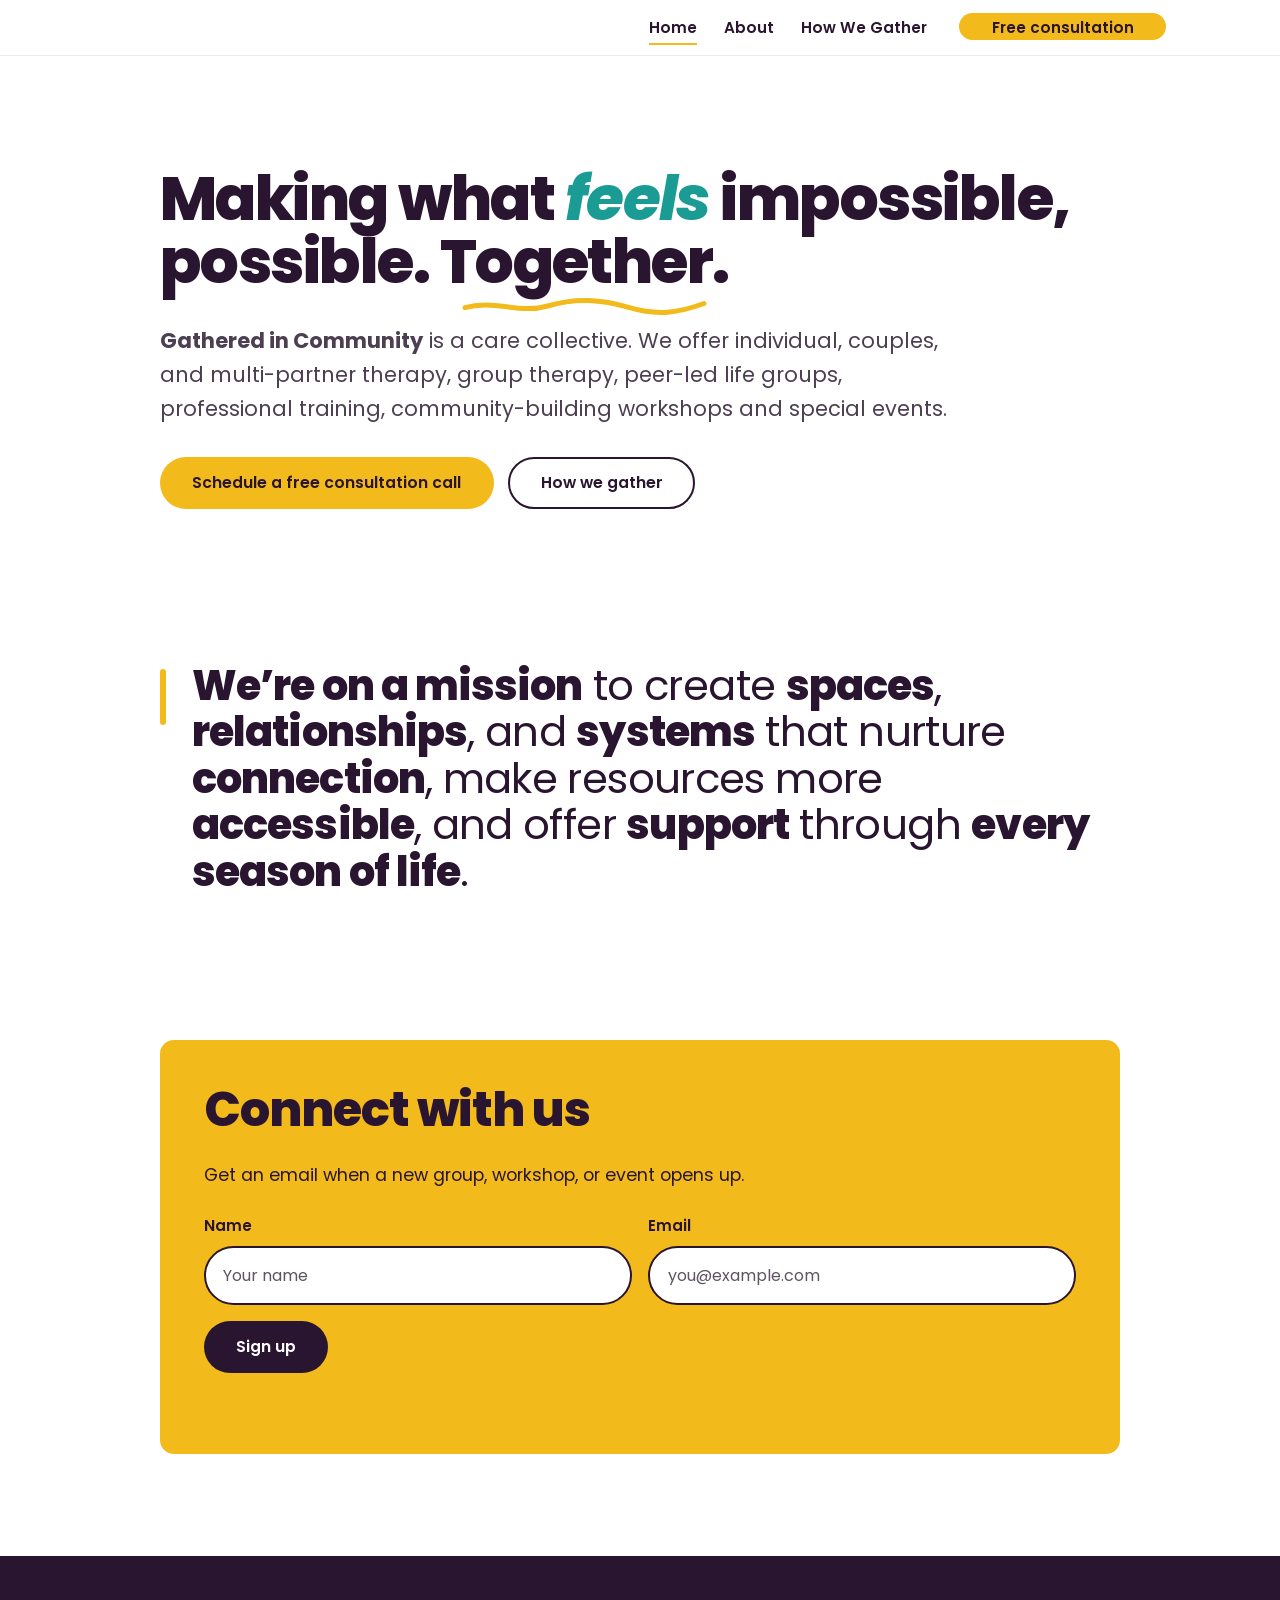
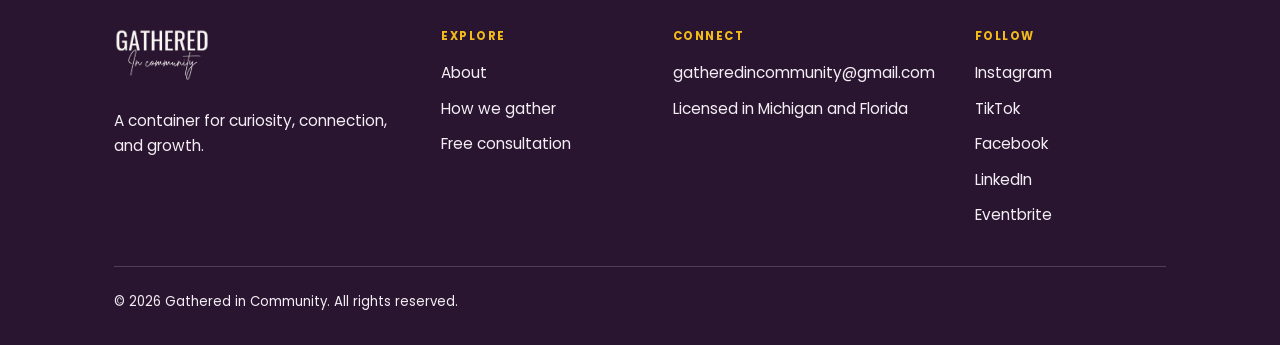
<file: index.html>
<!DOCTYPE html>
<html lang="en">
<head>
  <meta charset="UTF-8" />
  <meta name="viewport" content="width=device-width, initial-scale=1.0" />
  <title>Gathered in Community | Relational therapy, groups, and community</title>
  <meta name="description" content="Gathered in Community is a care collective, offering individual, couples, multi-partner, and group therapy, peer-led life groups, professional training, and community-building workshops." />
  <link rel="canonical" href="https://www.gatheredincommunity.com/" />
  <link rel="icon" href="assets/favicon.png" type="image/png" />
  <link rel="preconnect" href="https://fonts.googleapis.com" />
  <link rel="preconnect" href="https://fonts.gstatic.com" crossorigin />
  <link href="https://fonts.googleapis.com/css2?family=Poppins:ital,wght@0,400;0,500;0,600;0,700;1,400&family=Sacramento&display=swap" rel="stylesheet" />
  <link rel="stylesheet" href="styles.css" />
</head>
<body>
  <a class="skip-link" href="#main">Skip to main content</a>

  <header class="nav">
    <div class="container nav__inner">
      <button class="nav__toggle" aria-label="Open menu" aria-expanded="false" aria-controls="nav-links">
        <span></span><span></span><span></span>
      </button>
      <nav aria-label="Primary">
        <ul class="nav__links" id="nav-links">
          <li><a href="./" class="is-active">Home</a></li>
          <li><a href="about">About</a></li>
          <li><a href="offerings">How We Gather</a></li>
          <li class="nav__cta"><a class="btn btn--primary" href="book">Free consultation</a></li>
        </ul>
      </nav>
    </div>
  </header>

  <main id="main">
    <!-- HERO -->
    <section class="hero hero--home">
      <div class="container narrow--box hero__grid">
        <div class="hero__content">
        <h1 class="display">Making what <em>feels</em> impossible, possible. <span class="underline">Together.</span></h1>
        <p class="lead hero__lead"><strong>Gathered in Community</strong> is a care collective. We offer individual, couples, and multi-partner therapy, group therapy, peer-led life groups, professional training, community-building workshops and special events.</p>
        <div class="btn-row">
          <a class="btn btn--primary" href="book">Schedule a free consultation call</a>
          <a class="btn btn--outline" href="offerings">How we gather</a>
        </div>
        </div>
      </div>
    </section>

    <!-- WHY -->
    <section class="section section--yellow-solid fill-teal">
      <div class="container narrow center">

        <p class="mission"><strong>We&rsquo;re on a mission</strong> to create <strong>spaces</strong>, <strong>relationships</strong>, and <strong>systems</strong> that nurture <strong>connection</strong>, make resources more <strong>accessible</strong>, and offer <strong>support</strong> through <strong>every season of life</strong>.</p>
      </div>
    </section>

    <!-- STAY CONNECTED -->
    <section class="section">
      <div class="container narrow narrow--box">
        <div class="signup">
          <h2>Connect with us</h2>
          <p class="text-muted" style="margin-top:.6rem;">Get an email when a new group, workshop, or event opens up.</p>
          <!-- Sends signups to the Google Sheet through the Apps Script web app (see signup-to-sheet.gs) -->
          <form class="signup__form signup__form--stacked" id="signup-form" data-endpoint="https://script.google.com/macros/s/AKfycbx4OmwwGQGiG8Gp2SMv_n3KQyb5qOxJfQc5vRGE7gTCJFfrTUj-lZuYNwSduq81YqG2/exec" novalidate>
            <div class="signup__field">
              <label class="signup__label" for="signup-name">Name</label>
              <input type="text" id="signup-name" name="name" autocomplete="name" placeholder="Your name" required />
            </div>
            <div class="signup__field">
              <label class="signup__label" for="signup-email">Email</label>
              <input type="email" id="signup-email" name="email" autocomplete="email" placeholder="you@example.com" required />
            </div>
            <button class="btn btn--primary" type="submit">Sign up</button>
          </form>
          <p class="signup__status" id="signup-status" role="status" aria-live="polite"></p>
        </div>
      </div>
    </section>
  </main>

  <footer class="footer">
    <div class="container">
      <div class="footer__grid">
        <div class="footer__brand">
          <a class="brand" href="./" aria-label="Gathered in Community, home">
            <img class="brand__logo" src="assets/wordmark-light.png" alt="Gathered in Community" />
          </a>
          <p>A container for curiosity, connection, and growth.</p>
        </div>
        <div>
          <h2 class="footer__heading">Explore</h2>
          <ul>
            <li><a href="about">About</a></li>
            <li><a href="offerings">How we gather</a></li>
            <li><a href="book">Free consultation</a></li>
          </ul>
        </div>
        <div>
          <h2 class="footer__heading">Connect</h2>
          <ul>
            <li><a href="mailto:gatheredincommunity@gmail.com">gatheredincommunity@gmail.com</a></li>
            <li>Licensed in Michigan and Florida</li>
          </ul>
        </div>
        <div>
          <h2 class="footer__heading">Follow</h2>
          <ul>
            <li><a href="https://www.instagram.com/gathered_in_community/" target="_blank" rel="noopener">Instagram</a></li>
            <li><a href="https://www.tiktok.com/@gatheredincommunity" target="_blank" rel="noopener">TikTok</a></li>
            <li><a href="https://www.facebook.com/profile.php?id=61595332813097" target="_blank" rel="noopener">Facebook</a></li>
            <li><a href="https://www.linkedin.com/company/gathered_in_community/" target="_blank" rel="noopener">LinkedIn</a></li>
            <li><a href="https://www.eventbrite.com/o/gathered-in-community-chardae-korhonen-lmsw-c-121741211629" target="_blank" rel="noopener">Eventbrite</a></li>
          </ul>
        </div>
      </div>
      <div class="footer__bottom">
        <span>&copy; 2026 Gathered in Community. All rights reserved.</span>
      </div>
    </div>
  </footer>

  <script src="main.js" defer></script>
</body>
</html>
</file>
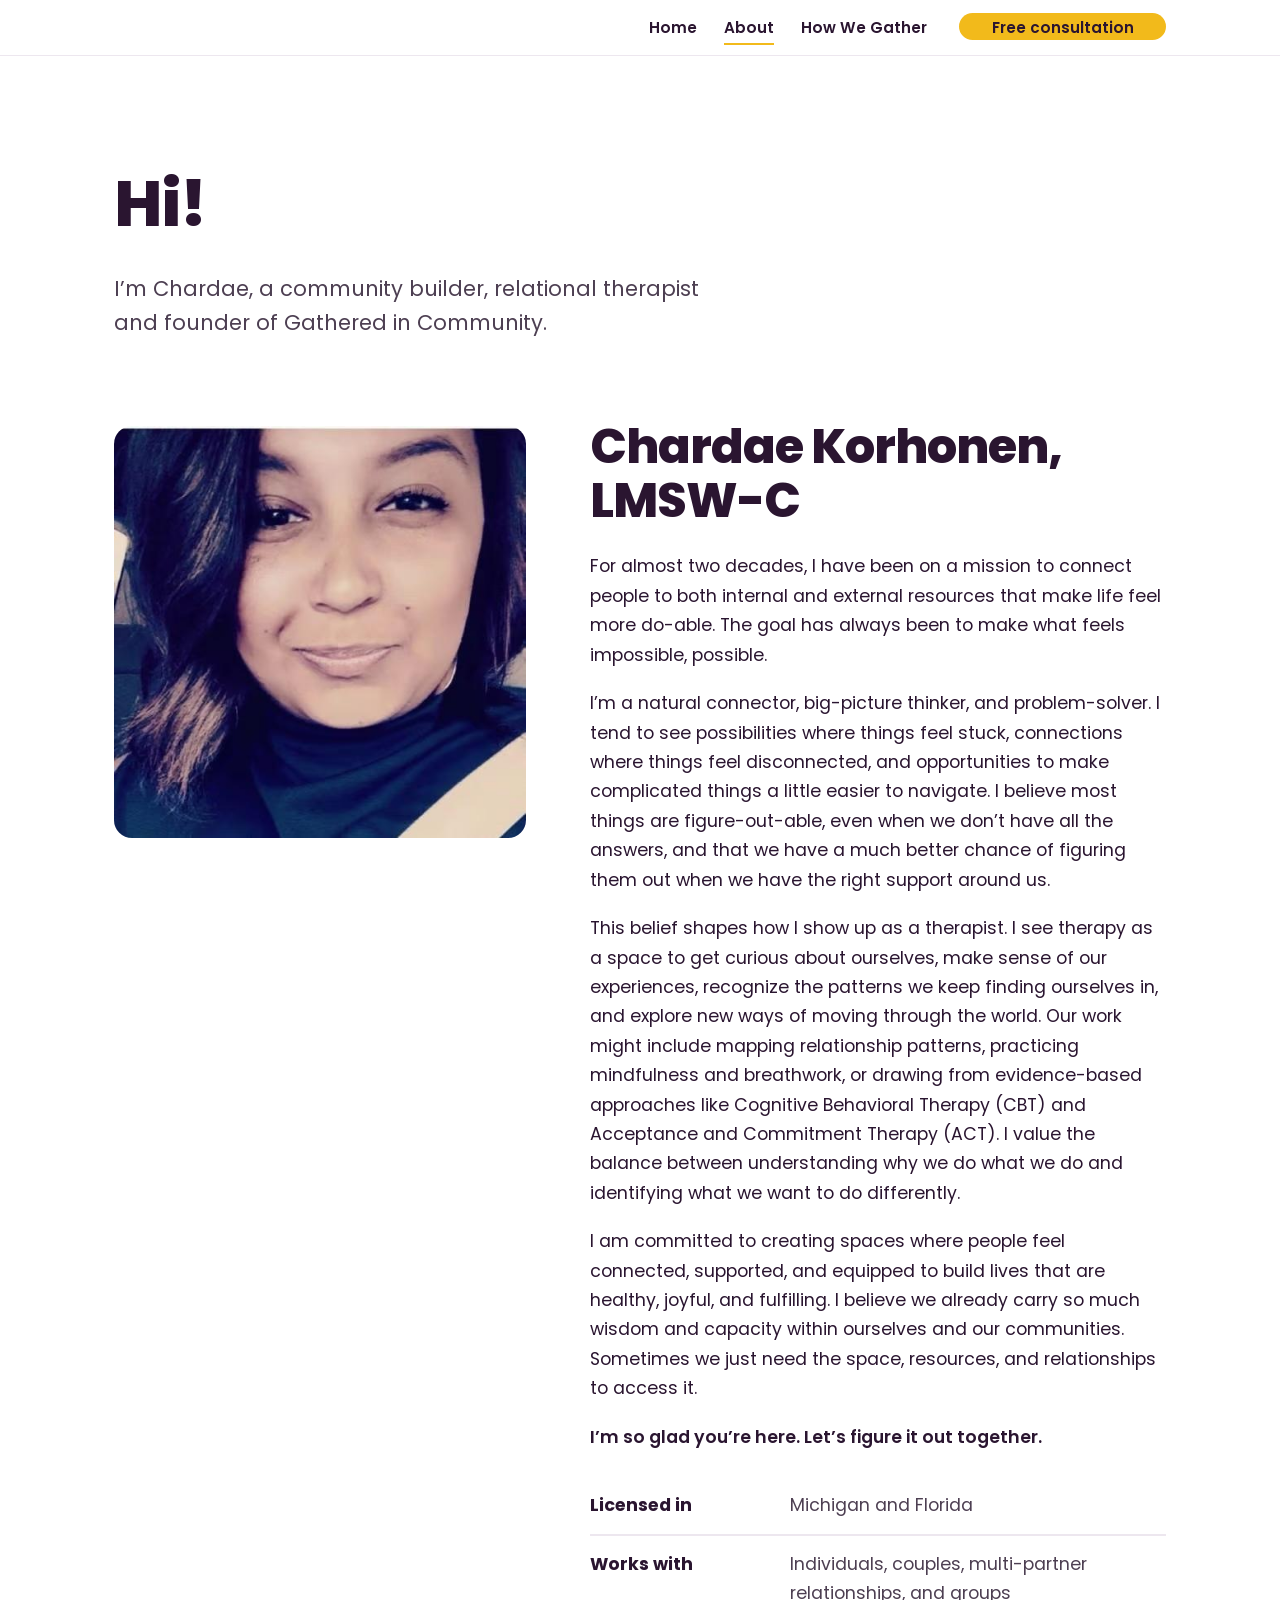
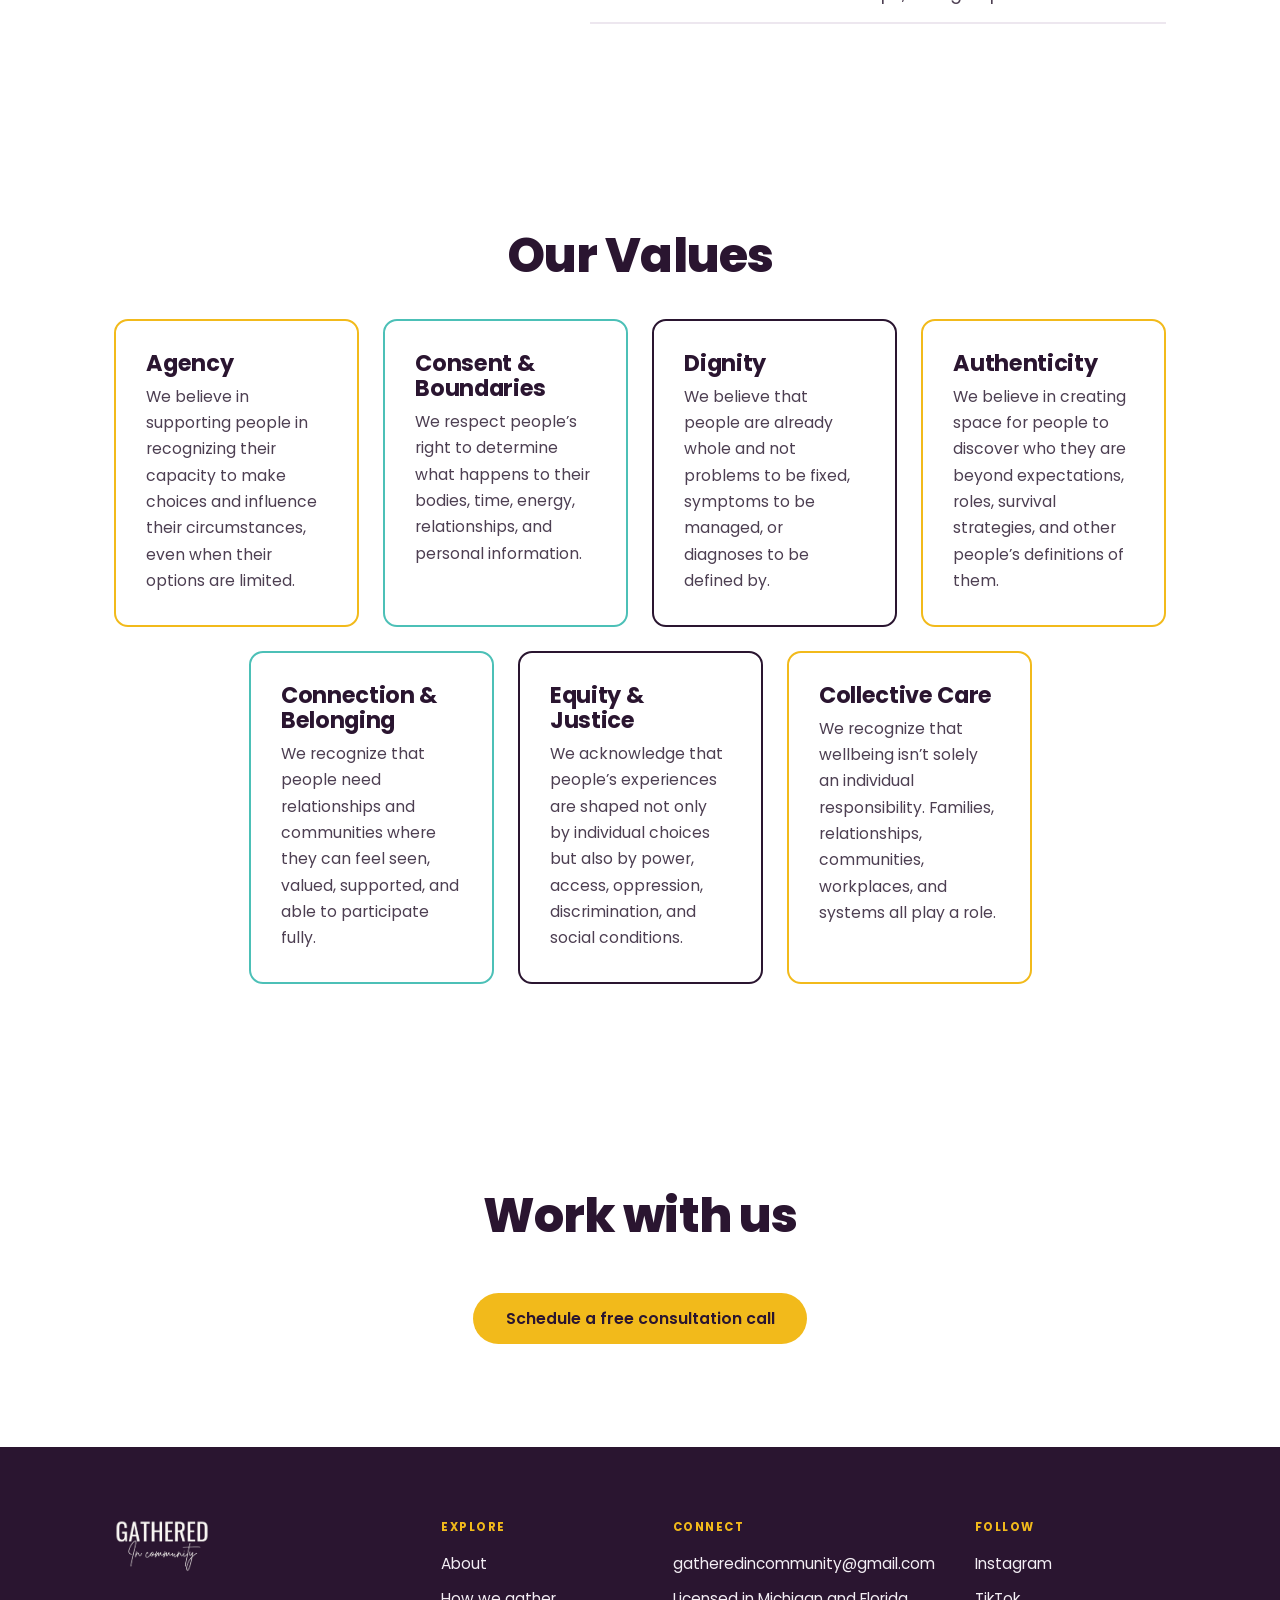
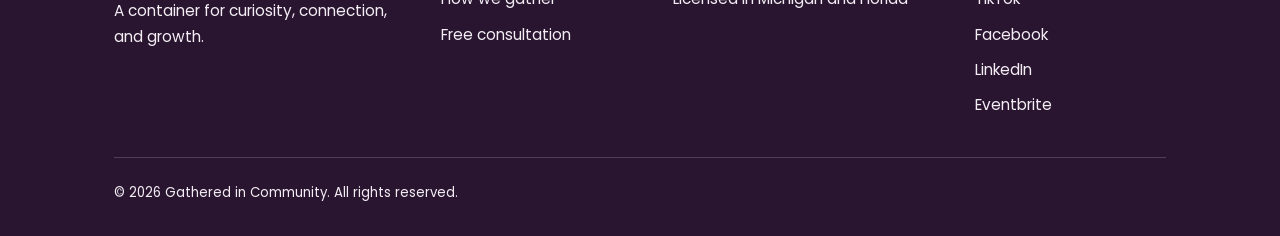
<file: about.html>
<!DOCTYPE html>
<html lang="en">
<head>
  <meta charset="UTF-8" />
  <meta name="viewport" content="width=device-width, initial-scale=1.0" />
  <title>About Chardae Korhonen, LMSW-C | Gathered in Community</title>
  <meta name="description" content="Meet Chardae Korhonen, LMSW-C, a community builder, relational therapist, and founder of Gathered in Community, licensed in Michigan and Florida." />
  <link rel="canonical" href="https://www.gatheredincommunity.com/about" />
  <link rel="icon" href="assets/favicon.png" type="image/png" />
  <link rel="preconnect" href="https://fonts.googleapis.com" />
  <link rel="preconnect" href="https://fonts.gstatic.com" crossorigin />
  <link href="https://fonts.googleapis.com/css2?family=Poppins:ital,wght@0,400;0,500;0,600;0,700;1,400&family=Sacramento&display=swap" rel="stylesheet" />
  <link rel="stylesheet" href="styles.css" />
</head>
<body>
  <a class="skip-link" href="#main">Skip to main content</a>

  <header class="nav">
    <div class="container nav__inner">
      <button class="nav__toggle" aria-label="Open menu" aria-expanded="false" aria-controls="nav-links">
        <span></span><span></span><span></span>
      </button>
      <nav aria-label="Primary">
        <ul class="nav__links" id="nav-links">
          <li><a href="./">Home</a></li>
          <li><a href="about" class="is-active">About</a></li>
          <li><a href="offerings">How We Gather</a></li>
          <li class="nav__cta"><a class="btn btn--primary" href="book">Free consultation</a></li>
        </ul>
      </nav>
    </div>
  </header>

  <main id="main">
    <section class="hero hero--about">
      <div class="container hero__grid">
        <div class="hero__content">
        <h1>Hi!</h1>
        <p class="lead hero__lead">I&rsquo;m Chardae, a community builder, relational therapist and founder of Gathered in Community.</p>
        </div>
      </div>
    </section>

    <!-- MEET CHARDAE -->
    <section class="section section--bio">
      <div class="container split split--bio">
        <div class="split__media">
          <img class="portrait" src="assets/chardae-korhonen.jpg" alt="Chardae Korhonen, founder of Gathered in Community" width="500" height="500" />
        </div>
        <div>
          <h2>Chardae Korhonen, LMSW-C</h2>
          <p>For almost two decades, I have been on a mission to connect people to both internal and external resources that make life feel more do-able. The goal has always been to make what feels impossible, possible.</p>
          <p>I&rsquo;m a natural connector, big-picture thinker, and problem-solver. I tend to see possibilities where things feel stuck, connections where things feel disconnected, and opportunities to make complicated things a little easier to navigate. I believe most things are figure-out-able, even when we don&rsquo;t have all the answers, and that we have a much better chance of figuring them out when we have the right support around us.</p>
          <p>This belief shapes how I show up as a therapist. I see therapy as a space to get curious about ourselves, make sense of our experiences, recognize the patterns we keep finding ourselves in, and explore new ways of moving through the world. Our work might include mapping relationship patterns, practicing mindfulness and breathwork, or drawing from evidence-based approaches like Cognitive Behavioral Therapy (CBT) and Acceptance and Commitment Therapy (ACT). I value the balance between understanding why we do what we do and identifying what we want to do differently.</p>
          <p>I am committed to creating spaces where people feel connected, supported, and equipped to build lives that are healthy, joyful, and fulfilling. I believe we already carry so much wisdom and capacity within ourselves and our communities. Sometimes we just need the space, resources, and relationships to access it.</p>
          <p class="signoff">I&rsquo;m so glad you&rsquo;re here. Let&rsquo;s figure it out together.</p>
          <dl class="facts" style="margin-top:1.6rem;">
            <div><dt>Licensed in</dt><dd>Michigan and Florida</dd></div>
            <div><dt>Works with</dt><dd>Individuals, couples, multi-partner relationships, and groups</dd></div>
          </dl>
        </div>
      </div>
    </section>

    <!-- VALUES -->
    <section class="section">
      <div class="container">
        <div class="center mb-lg">
          <h2>Our Values</h2>
        </div>
        <div class="grid grid--values">
          <article class="card card--teal">
            <h3>Agency</h3>
            <p>We believe in supporting people in recognizing their capacity to make choices and influence their circumstances, even when their options are limited.</p>
          </article>
          <article class="card card--orange">
            <h3>Consent &amp; Boundaries</h3>
            <p>We respect people&rsquo;s right to determine what happens to their bodies, time, energy, relationships, and personal information.</p>
          </article>
          <article class="card card--yellow">
            <h3>Dignity</h3>
            <p>We believe that people are already whole and not problems to be fixed, symptoms to be managed, or diagnoses to be defined by.</p>
          </article>
          <article class="card card--peach">
            <h3>Authenticity</h3>
            <p>We believe in creating space for people to discover who they are beyond expectations, roles, survival strategies, and other people&rsquo;s definitions of them.</p>
          </article>
          <article class="card card--teal">
            <h3>Connection &amp; Belonging</h3>
            <p>We recognize that people need relationships and communities where they can feel seen, valued, supported, and able to participate fully.</p>
          </article>
          <article class="card card--orange">
            <h3>Equity &amp; Justice</h3>
            <p>We acknowledge that people&rsquo;s experiences are shaped not only by individual choices but also by power, access, oppression, discrimination, and social conditions.</p>
          </article>
          <article class="card card--yellow">
            <h3>Collective Care</h3>
            <p>We recognize that wellbeing isn&rsquo;t solely an individual responsibility. Families, relationships, communities, workplaces, and systems all play a role.</p>
          </article>
        </div>
      </div>
    </section>

    <section class="section center">
      <div class="container narrow">
        <h2>Work with us</h2>
        <a class="btn btn--primary" style="margin-top:1.6rem;" href="book">Schedule a free consultation call</a>
      </div>
    </section>
  </main>

  <footer class="footer">
    <div class="container">
      <div class="footer__grid">
        <div class="footer__brand">
          <a class="brand" href="./" aria-label="Gathered in Community, home">
            <img class="brand__logo" src="assets/wordmark-light.png" alt="Gathered in Community" />
          </a>
          <p>A container for curiosity, connection, and growth.</p>
        </div>
        <div>
          <h2 class="footer__heading">Explore</h2>
          <ul>
            <li><a href="about">About</a></li>
            <li><a href="offerings">How we gather</a></li>
            <li><a href="book">Free consultation</a></li>
          </ul>
        </div>
        <div>
          <h2 class="footer__heading">Connect</h2>
          <ul>
            <li><a href="mailto:gatheredincommunity@gmail.com">gatheredincommunity@gmail.com</a></li>
            <li>Licensed in Michigan and Florida</li>
          </ul>
        </div>
        <div>
          <h2 class="footer__heading">Follow</h2>
          <ul>
            <li><a href="https://www.instagram.com/gathered_in_community/" target="_blank" rel="noopener">Instagram</a></li>
            <li><a href="https://www.tiktok.com/@gatheredincommunity" target="_blank" rel="noopener">TikTok</a></li>
            <li><a href="https://www.facebook.com/profile.php?id=61595332813097" target="_blank" rel="noopener">Facebook</a></li>
            <li><a href="https://www.linkedin.com/company/gathered_in_community/" target="_blank" rel="noopener">LinkedIn</a></li>
            <li><a href="https://www.eventbrite.com/o/gathered-in-community-chardae-korhonen-lmsw-c-121741211629" target="_blank" rel="noopener">Eventbrite</a></li>
          </ul>
        </div>
      </div>
      <div class="footer__bottom">
        <span>&copy; 2026 Gathered in Community. All rights reserved.</span>
      </div>
    </div>
  </footer>

  <script src="main.js" defer></script>
</body>
</html>
</file>
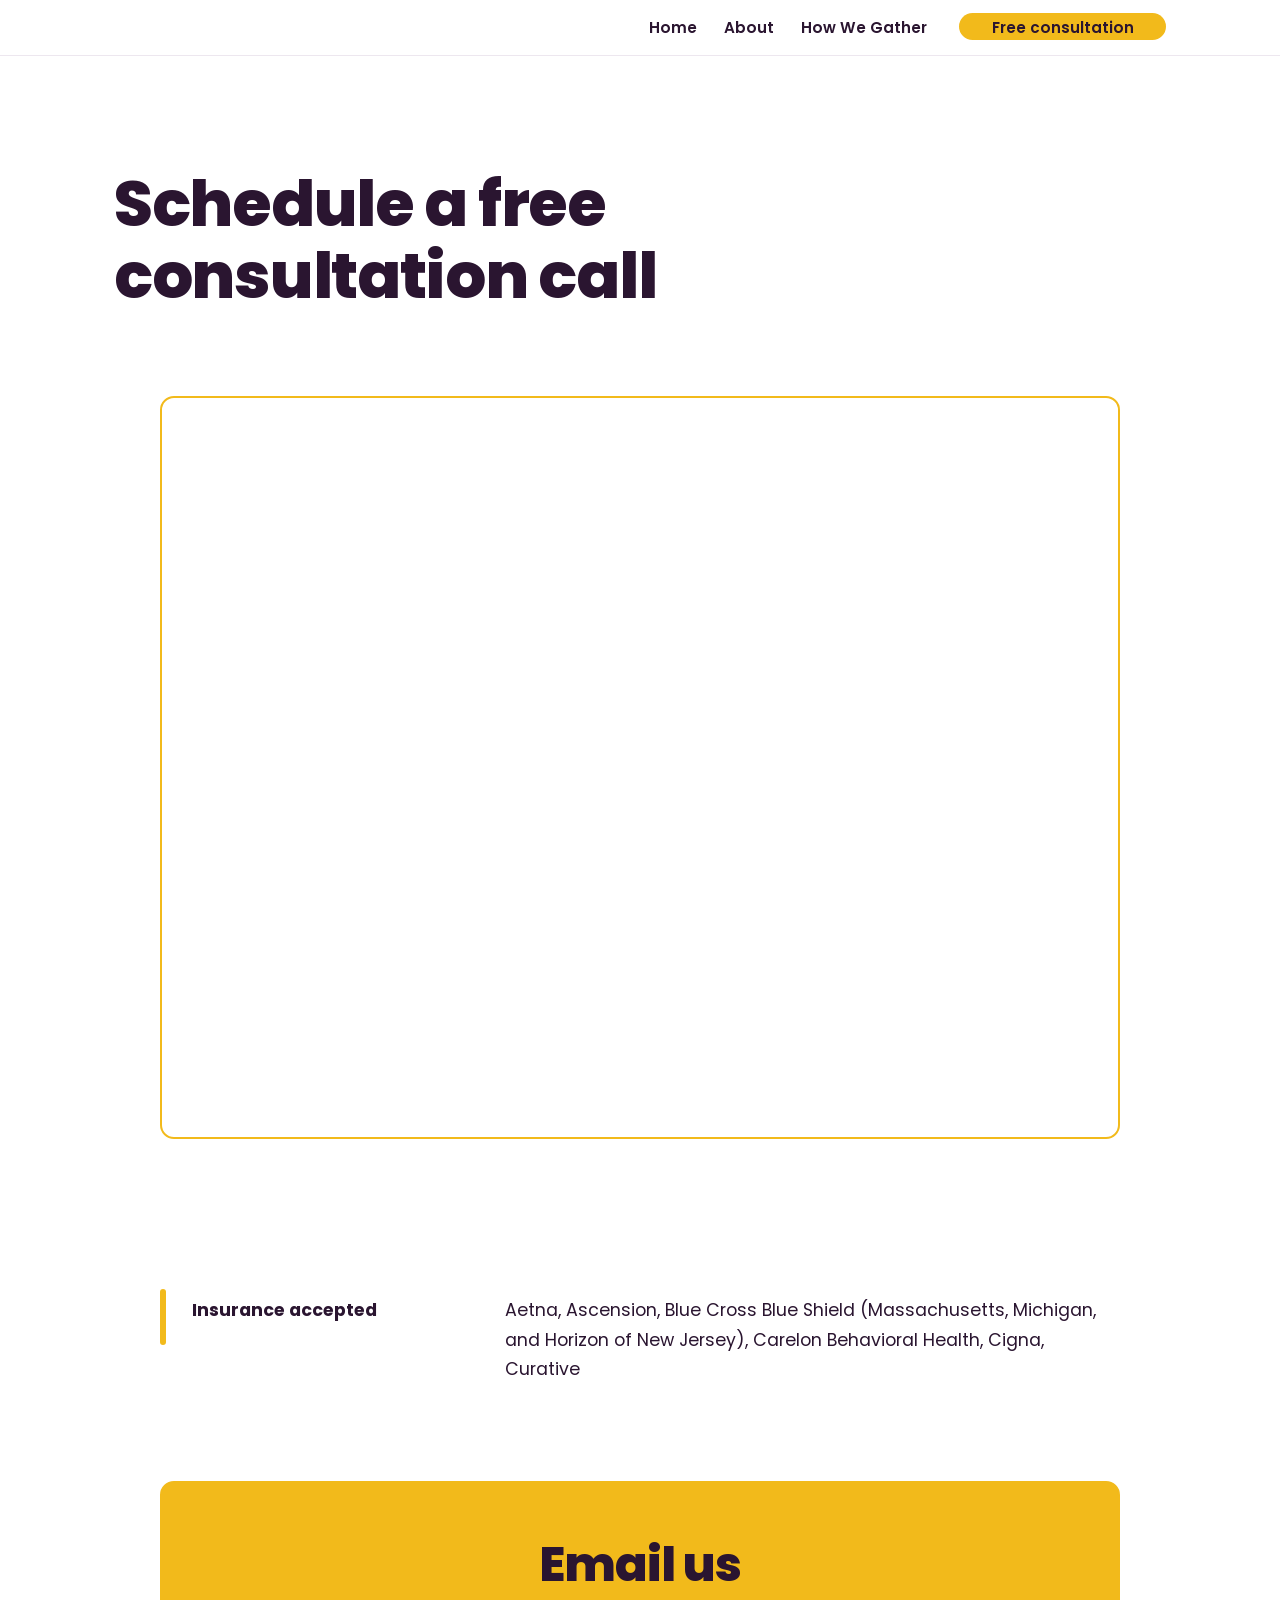
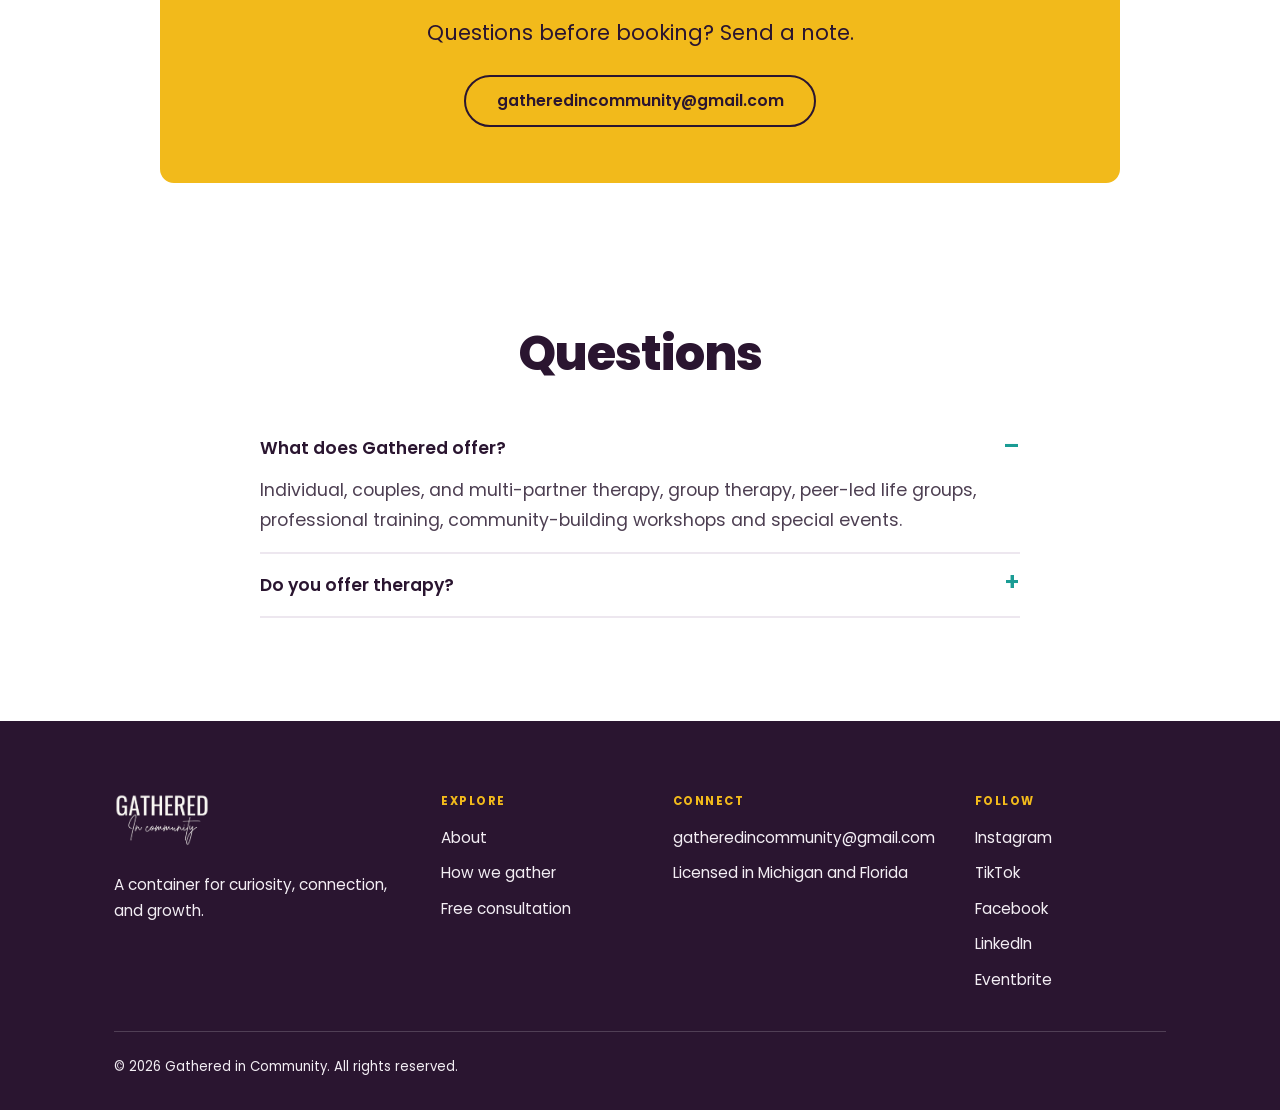
<file: book.html>
<!DOCTYPE html>
<html lang="en">
<head>
  <meta charset="UTF-8" />
  <meta name="viewport" content="width=device-width, initial-scale=1.0" />
  <title>Schedule a free consultation call | Gathered in Community</title>
  <meta name="description" content="Schedule a free consultation call with Gathered in Community, or send a note by email." />
  <link rel="canonical" href="https://www.gatheredincommunity.com/book" />
  <link rel="icon" href="assets/favicon.png" type="image/png" />
  <link rel="preconnect" href="https://fonts.googleapis.com" />
  <link rel="preconnect" href="https://fonts.gstatic.com" crossorigin />
  <link href="https://fonts.googleapis.com/css2?family=Poppins:ital,wght@0,400;0,500;0,600;0,700;1,400&family=Sacramento&display=swap" rel="stylesheet" />
  <link rel="stylesheet" href="styles.css" />
</head>
<body>
  <a class="skip-link" href="#main">Skip to main content</a>

  <header class="nav">
    <div class="container nav__inner">
      <button class="nav__toggle" aria-label="Open menu" aria-expanded="false" aria-controls="nav-links">
        <span></span><span></span><span></span>
      </button>
      <nav aria-label="Primary">
        <ul class="nav__links" id="nav-links">
          <li><a href="./">Home</a></li>
          <li><a href="about">About</a></li>
          <li><a href="offerings">How We Gather</a></li>
          <li class="nav__cta"><a class="btn btn--primary" href="book">Free consultation</a></li>
        </ul>
      </nav>
    </div>
  </header>

  <main id="main">
    <section class="hero hero--compact">
      <div class="container hero__grid">
        <div class="hero__content">
        <h1>Schedule a free consultation call</h1>
        </div>
      </div>
    </section>

    <section class="section">
      <div class="container narrow narrow--box">
        <div class="booking">

          <!-- Google Calendar Appointment Scheduling -->
          <iframe class="booking__frame" src="https://calendar.google.com/calendar/appointments/schedules/AcZssZ3du-KEF_GccLopeyjOvJtSIRQKUCZGkxkSxTfcoyprdfg_CyoCqfm4jVUshf-EmPgsNy9nGuWe?gv=true" title="Book an appointment with Gathered in Community" width="100%" height="600" frameborder="0"></iframe>

        </div>
      </div>
    </section>


    <section class="section section--orange-solid fill-teal">
      <div class="container narrow">
        <dl class="facts">
          <div><dt>Insurance accepted</dt><dd>Aetna, Ascension, Blue Cross Blue Shield (Massachusetts, Michigan, and Horizon of New Jersey), Carelon Behavioral Health, Cigna, Curative</dd></div>
        </dl>
      </div>
    </section>

    <section class="section section--yellow-solid fill-mustard center">
      <div class="container narrow">
        <h2>Email us</h2>
        <p class="lead" style="margin:1rem auto 1.6rem;max-width:52ch;">Questions before booking? Send a note.</p>
        <a class="btn btn--outline" href="mailto:gatheredincommunity@gmail.com">gatheredincommunity<wbr>@gmail.com</a>
      </div>
    </section>


    <section class="section">
      <div class="container">
        <div class="center mb-lg">
          <h2>Questions</h2>
        </div>
        <div class="faq">
          <details open>
            <summary>What does Gathered offer?</summary>
            <p>Individual, couples, and multi-partner therapy, group therapy, peer-led life groups, professional training, community-building workshops and special events.</p>
          </details>
          <details>
            <summary>Do you offer therapy?</summary>
            <p>Yes. Individual, couples, multi-partner, and group therapy, with a relational approach.</p>
          </details>
        </div>
      </div>
    </section>
  </main>

  <footer class="footer">
    <div class="container">
      <div class="footer__grid">
        <div class="footer__brand">
          <a class="brand" href="./" aria-label="Gathered in Community, home">
            <img class="brand__logo" src="assets/wordmark-light.png" alt="Gathered in Community" />
          </a>
          <p>A container for curiosity, connection, and growth.</p>
        </div>
        <div>
          <h2 class="footer__heading">Explore</h2>
          <ul>
            <li><a href="about">About</a></li>
            <li><a href="offerings">How we gather</a></li>
            <li><a href="book">Free consultation</a></li>
          </ul>
        </div>
        <div>
          <h2 class="footer__heading">Connect</h2>
          <ul>
            <li><a href="mailto:gatheredincommunity@gmail.com">gatheredincommunity@gmail.com</a></li>
            <li>Licensed in Michigan and Florida</li>
          </ul>
        </div>
        <div>
          <h2 class="footer__heading">Follow</h2>
          <ul>
            <li><a href="https://www.instagram.com/gathered_in_community/" target="_blank" rel="noopener">Instagram</a></li>
            <li><a href="https://www.tiktok.com/@gatheredincommunity" target="_blank" rel="noopener">TikTok</a></li>
            <li><a href="https://www.facebook.com/profile.php?id=61595332813097" target="_blank" rel="noopener">Facebook</a></li>
            <li><a href="https://www.linkedin.com/company/gathered_in_community/" target="_blank" rel="noopener">LinkedIn</a></li>
            <li><a href="https://www.eventbrite.com/o/gathered-in-community-chardae-korhonen-lmsw-c-121741211629" target="_blank" rel="noopener">Eventbrite</a></li>
          </ul>
        </div>
      </div>
      <div class="footer__bottom">
        <span>&copy; 2026 Gathered in Community. All rights reserved.</span>
      </div>
    </div>
  </footer>

  <script src="main.js" defer></script>
</body>
</html>
</file>
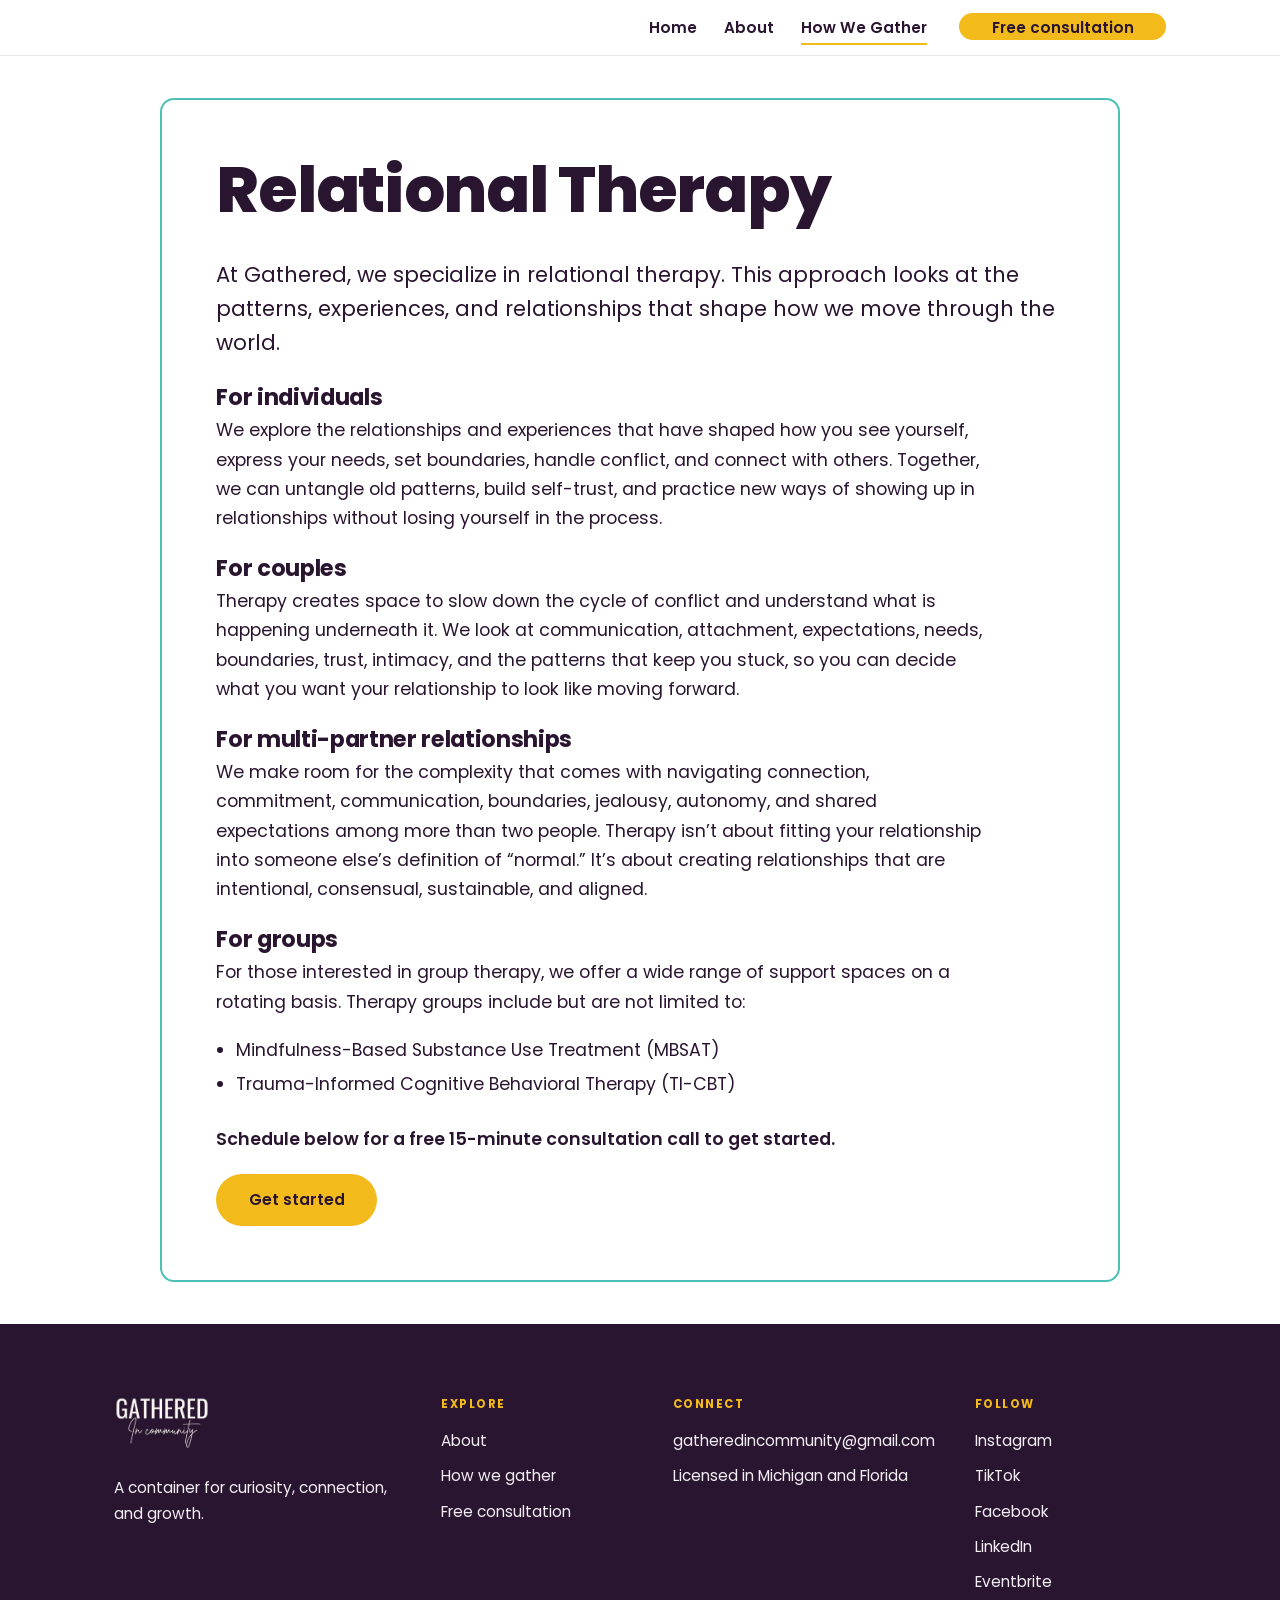
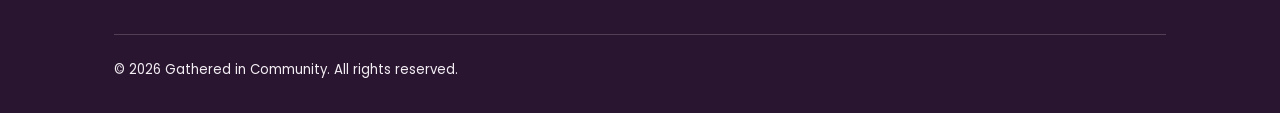
<file: offerings.html>
<!DOCTYPE html>
<html lang="en">
<head>
  <meta charset="UTF-8" />
  <meta name="viewport" content="width=device-width, initial-scale=1.0" />
  <title>Relational therapy and groups | Gathered in Community</title>
  <meta name="description" content="Relational therapy for individuals, couples, multi-partner relationships, and groups from Gathered in Community." />
  <link rel="canonical" href="https://www.gatheredincommunity.com/offerings" />
  <link rel="icon" href="assets/favicon.png" type="image/png" />
  <link rel="preconnect" href="https://fonts.googleapis.com" />
  <link rel="preconnect" href="https://fonts.gstatic.com" crossorigin />
  <link href="https://fonts.googleapis.com/css2?family=Poppins:ital,wght@0,400;0,500;0,600;0,700;1,400&family=Sacramento&display=swap" rel="stylesheet" />
  <link rel="stylesheet" href="styles.css" />
</head>
<body>
  <a class="skip-link" href="#main">Skip to main content</a>

  <header class="nav">
    <div class="container nav__inner">
      <button class="nav__toggle" aria-label="Open menu" aria-expanded="false" aria-controls="nav-links">
        <span></span><span></span><span></span>
      </button>
      <nav aria-label="Primary">
        <ul class="nav__links" id="nav-links">
          <li><a href="./">Home</a></li>
          <li><a href="about">About</a></li>
          <li><a href="offerings" class="is-active">How We Gather</a></li>
          <li class="nav__cta"><a class="btn btn--primary" href="book">Free consultation</a></li>
        </ul>
      </nav>
    </div>
  </header>

  <main id="main">
    <!-- THERAPY -->

    <section class="section section--orange-solid">
      <div class="container narrow">
        <div class="offering offering--peach">
          <h1 class="h2">Relational Therapy</h1>
          <p class="lead">At Gathered, we specialize in relational therapy. This approach looks at the patterns, experiences, and relationships that shape how we move through the world.</p>
          <div class="therapy-list">
            <div>
              <h3>For individuals</h3>
              <p>We explore the relationships and experiences that have shaped how you see yourself, express your needs, set boundaries, handle conflict, and connect with others. Together, we can untangle old patterns, build self-trust, and practice new ways of showing up in relationships without losing yourself in the process.</p>
            </div>
            <div>
              <h3>For couples</h3>
              <p>Therapy creates space to slow down the cycle of conflict and understand what is happening underneath it. We look at communication, attachment, expectations, needs, boundaries, trust, intimacy, and the patterns that keep you stuck, so you can decide what you want your relationship to look like moving forward.</p>
            </div>
            <div>
              <h3>For multi-partner relationships</h3>
              <p>We make room for the complexity that comes with navigating connection, commitment, communication, boundaries, jealousy, autonomy, and shared expectations among more than two people. Therapy isn&rsquo;t about fitting your relationship into someone else&rsquo;s definition of &ldquo;normal.&rdquo; It&rsquo;s about creating relationships that are intentional, consensual, sustainable, and aligned.</p>
            </div>
            <div>
              <h3>For groups</h3>
              <p>For those interested in group therapy, we offer a wide range of support spaces on a rotating basis. Therapy groups include but are not limited to:</p>
              <ul>
                <li>Mindfulness-Based Substance Use Treatment (MBSAT)</li>
                <li>Trauma-Informed Cognitive Behavioral Therapy (TI-CBT)</li>
              </ul>
            </div>
          </div>
          <p style="margin-top:1.4rem;font-weight:600;">Schedule below for a free 15-minute consultation call to get started.</p>
          <div class="btn-row" style="margin-top:1rem;"><a class="btn btn--primary" href="book">Get started</a></div>
        </div>
        </div>
      </div>
    </section>
  </main>

  <footer class="footer">
    <div class="container">
      <div class="footer__grid">
        <div class="footer__brand">
          <a class="brand" href="./" aria-label="Gathered in Community, home">
            <img class="brand__logo" src="assets/wordmark-light.png" alt="Gathered in Community" />
          </a>
          <p>A container for curiosity, connection, and growth.</p>
        </div>
        <div>
          <h2 class="footer__heading">Explore</h2>
          <ul>
            <li><a href="about">About</a></li>
            <li><a href="offerings">How we gather</a></li>
            <li><a href="book">Free consultation</a></li>
          </ul>
        </div>
        <div>
          <h2 class="footer__heading">Connect</h2>
          <ul>
            <li><a href="mailto:gatheredincommunity@gmail.com">gatheredincommunity@gmail.com</a></li>
            <li>Licensed in Michigan and Florida</li>
          </ul>
        </div>
        <div>
          <h2 class="footer__heading">Follow</h2>
          <ul>
            <li><a href="https://www.instagram.com/gathered_in_community/" target="_blank" rel="noopener">Instagram</a></li>
            <li><a href="https://www.tiktok.com/@gatheredincommunity" target="_blank" rel="noopener">TikTok</a></li>
            <li><a href="https://www.facebook.com/profile.php?id=61595332813097" target="_blank" rel="noopener">Facebook</a></li>
            <li><a href="https://www.linkedin.com/company/gathered_in_community/" target="_blank" rel="noopener">LinkedIn</a></li>
            <li><a href="https://www.eventbrite.com/o/gathered-in-community-chardae-korhonen-lmsw-c-121741211629" target="_blank" rel="noopener">Eventbrite</a></li>
          </ul>
        </div>
      </div>
      <div class="footer__bottom">
        <span>&copy; 2026 Gathered in Community. All rights reserved.</span>
      </div>
    </div>
  </footer>

  <script src="main.js" defer></script>
</body>
</html>
</file>
<file: styles.css>
/* =========================================================
   Gathered in Community
   Palette and shapes drawn from the workshop flyer:
   flat colour blocking, arches, stripes.
   ========================================================= */

:root {
  /* Core palette */
  --ink: #25313F;        /* navy, headings + body */
  --teal: #26B5AA;         /* turquoise, navy text on it */
  --teal-dark: #1E9A90;
  --teal-ink: #137A72;     /* teal for text on white */
  --yellow: #F7C001;
  --orange: #F28C28;        /* fills and shapes */
  --orange-ink: #B4570A;    /* text on white */
  --orange-deep: #EF7D1F;   /* bold section background, navy text on it */

  /* Tints */
  --teal-soft: #DDF4F1;
  --yellow-soft: #FEF4D2;
  --peach-soft: #FFEDE0;
  --orange-soft: #FBE7D4;

  /* Surfaces (warm, no greys) */
  --bg: #FFFFFF;
  --surface: #FFFFFF;
  --line: #F2DCC6;
  --muted: #33534F;

  --radius: 14px;
  --arch: 999px 999px 14px 14px;
  --shadow: 0 18px 40px -26px rgba(37,49,63,0.40);
  --maxw: 1180px;
  --font-display: "Poppins", "Segoe UI", sans-serif;
  --font-body: "Poppins", "Segoe UI", sans-serif;
  --font-script: "Sacramento", cursive;
}

*,*::before,*::after { box-sizing: border-box; }
html { scroll-behavior: smooth; }
body {
  margin: 0;
  font-family: var(--font-body);
  font-size: 17.5px;
  line-height: 1.68;
  color: var(--ink);
  background: var(--bg);
  -webkit-font-smoothing: antialiased;
}
img { max-width: 100%; display: block; }
a { color: var(--orange-ink); text-underline-offset: 3px; }
h1,h2,h3,h4 {
  font-family: var(--font-display);
  font-weight: 700;
  line-height: 1.13;
  letter-spacing: -0.015em;
  color: var(--ink);
  margin: 0 0 0.5em;
}
p { margin: 0 0 1.1em; }
p:last-child { margin-bottom: 0; }
:focus-visible { outline: 3px solid var(--orange); outline-offset: 3px; border-radius: 4px; }

/* Layout */
.container { width: 100%; max-width: var(--maxw); margin-inline: auto; padding-inline: clamp(1.25rem,5vw,4rem); }
.section { padding-block: clamp(3.5rem,8vw,6.5rem); }
.section--tint { background: var(--surface); }
.section--teal { background: var(--teal); color: var(--ink); }
.section--teal h1,.section--teal h2,.section--teal h3 { color: var(--ink); }
.section--teal .card h3 { color: var(--ink); }
.section--yellow { background: var(--yellow-soft); }
.section--peach { background: var(--yellow-soft); }
.narrow { max-width: 720px; }
.center { text-align: center; margin-inline: auto; }

.eyebrow {
  text-transform: uppercase; letter-spacing: 0.16em;
  font-size: 0.75rem; font-weight: 700; color: var(--orange-ink);
  margin: 0 0 1rem;
}
.section--teal .eyebrow { color: var(--ink); }
.lead { font-size: clamp(1.1rem,2.1vw,1.32rem); line-height: 1.6; color: var(--muted); }
.lead--italic { font-style: italic; }
.section--teal .lead { color: var(--ink); }

.display { font-size: clamp(3rem,7vw,5.4rem); line-height: 1.0; letter-spacing:-0.025em; }
h1 { font-size: clamp(2.5rem,5.4vw,4rem); letter-spacing:-0.022em; }
h2 { font-size: clamp(2rem,4vw,3rem); letter-spacing:-0.02em; }
h3 { font-size: clamp(1.15rem,2vw,1.4rem); }

/* Buttons */
.btn {
  display: inline-flex; align-items: center; gap: .55rem;
  font-family: var(--font-display); font-weight: 600; font-size: .98rem; line-height: 1;
  padding: 1rem 1.9rem; border-radius: 999px; border: 2.5px solid transparent;
  cursor: pointer; text-decoration: none;
  transition: transform .18s ease, background .18s ease, color .18s ease;
}
.btn--primary { background: var(--teal); color: var(--ink); }
.btn--primary:hover { background: var(--ink); color: #fff; transform: translateY(-2px); }
.btn--accent { background: var(--yellow); color: var(--ink); }
.btn--accent:hover { background: #E4B000; transform: translateY(-2px); }
.btn--outline { background: transparent; color: var(--orange-ink); border-color: var(--orange-ink); }
.btn--outline:hover { background: var(--orange-ink); color: #fff; transform: translateY(-2px); }
.btn--light { background: #fff; color: var(--teal-ink); }
.btn--light:hover { transform: translateY(-2px); }
.btn-row { display: flex; flex-wrap: wrap; gap: .9rem; }
.center .btn-row { justify-content: center; }

/* Small freeform shapes scattered through the background */
.section, .hero { position: relative; overflow: hidden; }
.section > .container, .hero > .container { position: relative; z-index: 1; }
.shape { position: absolute; z-index: 0; pointer-events: none; line-height: 0; }
.shape svg { display: block; width: 100%; height: auto; }

/* Nav */
.nav { position: sticky; top: 0; z-index: 100; background: rgba(255,255,255,.94); backdrop-filter: blur(10px); border-bottom: 1px solid var(--line); }
.nav__inner { display: flex; align-items: center; justify-content: flex-end; gap: 1rem; padding-block: .8rem; }
.brand { display: inline-flex; align-items: center; text-decoration: none; }
.brand__logo { height: 40px; width: auto; }
.footer .brand__logo { height: 54px; }
.nav__links { display: flex; align-items: center; gap: 1.7rem; list-style: none; margin: 0; padding: 0; }
.nav__links a {
  text-decoration: none; color: var(--ink); font-weight: 600; font-size: .95rem;
  padding-block: .3rem; border-bottom: 2.5px solid transparent;
}
.nav__links a:hover { color: var(--orange-ink); }
.nav__links a.is-active { color: var(--orange-ink); border-bottom-color: var(--yellow); }
.nav__cta { margin-left: .3rem; }
.nav__cta a.btn { color: var(--ink); border-bottom: 0; }
.nav__cta a.btn:hover { color: #fff; }
.nav__toggle { display: none; background: transparent; border: 0; cursor: pointer; padding: .4rem; }
.nav__toggle span { display: block; width: 26px; height: 3px; background: var(--ink); margin: 5px 0; border-radius: 2px; }

/* Hero with flyer-style colour block art */
.hero { background: var(--bg); overflow: hidden; }
.hero__grid { padding-block: clamp(3.5rem,9vw,7rem); }
.hero__content { max-width: 54ch; }
.hero__lead { margin-block: 1.3rem 2rem; }

/* Grids + cards */
.grid { display: grid; gap: clamp(1.2rem,2.4vw,1.7rem); }
.grid--2 { grid-template-columns: repeat(auto-fit,minmax(320px,1fr)); }
.grid--3 { grid-template-columns: repeat(auto-fit,minmax(260px,1fr)); }
.grid--4 { grid-template-columns: repeat(auto-fit,minmax(228px,1fr)); }

.card {
  background: #fff; border: 2px solid var(--line); border-radius: var(--radius);
  padding: clamp(1.4rem,2.4vw,1.9rem); position: relative; overflow: hidden;
}
.card::before { content: ""; position: absolute; inset: 0 0 auto 0; height: 11px; background: var(--teal); }
.card--teal::before { background: var(--teal); }
.card--orange::before { background: var(--orange); }
.card--yellow::before { background: var(--yellow); }
.card--peach::before { background: var(--ink); }
.figure__flow { position: absolute; inset: 0; width: 100%; height: 100%; }
.figure img { position: relative; z-index: 1; }
.card h3 { margin-bottom: .45rem; }
.card p { color: var(--muted); font-size: .98rem; }
.card__tag { display: inline-block; font-family: var(--font-script); font-size: 1.35rem; line-height: 1; color: var(--orange-ink); margin-bottom: .4rem; }

/* Split */
.split { display: grid; grid-template-columns: 1fr 1fr; gap: clamp(2rem,5vw,4.5rem); align-items: center; }
.split--reverse .split__media { order: 2; }
.split__media { min-height: 320px; }
.figure {
  position: relative; overflow: hidden;
  width: 100%; height: 100%; min-height: 380px;
  display: grid; place-items: center; padding: 0;
  border-radius: clamp(110px,18vw,190px) clamp(110px,18vw,190px) 26px 26px;
  color: #fff;
}
.figure--b { border-radius: 26px 26px clamp(110px,18vw,190px) clamp(110px,18vw,190px); }
.figure--c { border-radius: clamp(110px,18vw,190px) 26px 26px clamp(110px,18vw,190px); }
.figure--d { border-radius: 26px clamp(110px,18vw,190px) clamp(110px,18vw,190px) 26px; }
.figure--teal { background: var(--teal); }
.figure--orange { background: var(--orange); }
.figure--yellow { background: var(--yellow); color: var(--ink); }

/* Statement */
.statement { max-width: 900px; margin-inline: auto; text-align: center; }
.statement p { font-family: var(--font-display); font-weight: 600; font-size: clamp(1.45rem,2.9vw,2rem); line-height: 1.35; color: #fff; margin: 0; }
.statement cite { display: block; margin-top: 1.5rem; font-style: normal; font-size: .82rem; letter-spacing: .14em; text-transform: uppercase; color: var(--yellow); }

/* Detail list (workshop) */
.detail { display: grid; gap: 1rem; list-style: none; margin: 0; padding: 0; }
.detail li { display: grid; grid-template-columns: auto 1fr; gap: .9rem; align-items: start; }
.detail .dot { width: 14px; height: 14px; border-radius: 50%; background: var(--yellow); margin-top: .45rem; }
.detail li:nth-child(2) .dot { background: var(--teal); }
.detail li:nth-child(3) .dot { background: var(--orange); }

/* Event band */
.event { display: flex; flex-wrap: wrap; align-items: center; justify-content: space-between; gap: 1.5rem;
  background: var(--yellow); color: var(--ink); border-radius: var(--radius); padding: clamp(1.5rem,3vw,2.2rem); }
.event > div { flex: 1 1 240px; }
.event .btn { flex: 0 0 auto; }
.event h3 { margin: 0 0 .2rem; }
.event p { margin: 0; font-weight: 600; }

/* FAQ */
.faq { max-width: 760px; margin-inline: auto; }
.faq details { border-bottom: 2px solid var(--line); padding: 1.05rem 0; }
.faq summary { cursor: pointer; font-family: var(--font-display); font-weight: 600; font-size: 1.08rem; list-style: none; display: flex; justify-content: space-between; gap: 1rem; }
.faq summary::-webkit-details-marker { display: none; }
.faq summary::after { content: "+"; color: var(--orange-ink); font-size: 1.5rem; line-height: 1; }
.faq details[open] summary::after { content: "\2013"; }
.faq details p { margin-top: .85rem; color: var(--muted); }

/* Booking */
.booking { background: #fff; border: 2px solid var(--line); border-radius: var(--radius); padding: clamp(1.7rem,4vw,2.8rem); text-align: center; }
.booking__frame { width: 100%; min-height: 640px; border: 0; border-radius: var(--radius); }
.setup-note { border: 2px dashed var(--orange); background: var(--orange-soft); color: #7a4211; border-radius: var(--radius); padding: 1.05rem 1.25rem; font-size: .93rem; text-align: left; margin-bottom: 1.5rem; }
.setup-note code { background: #f5d9bd; padding: .1rem .4rem; border-radius: 5px; font-size: .88em; }

/* Footer */
.footer { background: var(--teal); color: var(--ink); padding-block: clamp(3rem,6vw,4.5rem) 2rem; }
.footer a { color: var(--ink); text-decoration: none; }
.footer a:hover { text-decoration: underline; }
.footer__grid { display: grid; grid-template-columns: 1.5fr 1fr 1fr 1fr; gap: 2.5rem; padding-bottom: 2.4rem; border-bottom: 1px solid rgba(37,49,63,.2); }
.footer__brand p { color: var(--ink); max-width: 34ch; margin-top: 1rem; font-size: .96rem; }
.footer h4 { font-family: var(--font-display); text-transform: uppercase; letter-spacing: .13em; font-size: .72rem; color: var(--ink); margin: 0 0 1rem; }
.footer ul { list-style: none; margin: 0; padding: 0; display: grid; gap: .6rem; font-size: .96rem; }
.footer__bottom { padding-top: 1.5rem; font-size: .83rem; color: var(--ink); }

.mb-lg { margin-bottom: 2.2rem; }
.text-muted { color: var(--muted); }

/* Responsive */
@media (max-width: 900px) {
  .hero__grid { grid-template-columns: 1fr; }
  .hero__art { aspect-ratio: 16 / 6; max-height: 200px; }
  .hero__art .capsule { left: 4%; width: 26%; }
  .hero__art .corner { width: 26%; height: 62%; }
  .hero__content { max-width: none; }
  .split { grid-template-columns: 1fr; }
  .split--reverse .split__media { order: 0; }
  .footer__grid { grid-template-columns: 1fr 1fr; }
  .footer__brand { grid-column: 1 / -1; }
}
@media (max-width: 760px) {
  body { font-size: 17px; }
  .brand__logo { height: 32px; }
  .footer .brand__logo { height: 44px; }
  .nav__toggle { display: block; }
  .nav__links {
    position: absolute; top: 100%; left: 0; right: 0; flex-direction: column;
    align-items: flex-start; gap: .3rem; background: #fff; border-bottom: 1px solid var(--line);
    padding: 1rem clamp(1.25rem,5vw,4rem) 1.5rem; box-shadow: var(--shadow); display: none;
  }
  .nav__links.is-open { display: flex; }
  .nav__links a { width: 100%; padding-block: .6rem; }
  .nav__cta { margin: .5rem 0 0; }
  .footer__grid { grid-template-columns: 1fr; }
}
@media (prefers-reduced-motion: reduce) { * { scroll-behavior: auto !important; transition: none !important; } }


/* ---------- Placeholders for content still to come ---------- */
.ph {
  background: var(--yellow-soft);
  box-shadow: inset 0 -2px 0 #E3AE33;
  padding: 0 .28rem; border-radius: 3px; font-style: normal;
}
.photo-ph {
  aspect-ratio: 4 / 5; border: 2px dashed var(--orange-ink); border-radius: 18px;
  display: grid; place-items: center; text-align: center; padding: 1.5rem;
  background: var(--peach-soft); color: var(--orange-ink);
  font-size: .92rem; font-weight: 600; line-height: 1.5;
}

/* ---------- Offering blocks with colour coding ---------- */
.offering { border-left: 7px solid var(--teal); padding-left: clamp(1.2rem,3vw,2.4rem); }
.offering--teal   { border-color: var(--teal); }
.offering--orange { border-color: var(--orange); }
.offering--yellow { border-color: var(--yellow); }
.offering--peach  { border-color: var(--ink); }
.offering .eyebrow--teal   { color: var(--teal-ink); }
.offering .eyebrow--orange { color: var(--orange-ink); }
.offering .eyebrow--yellow { color: #9A7407; }
.offering .eyebrow--peach  { color: var(--ink); }

/* ---------- Two audience paths ---------- */
.paths { display: grid; gap: clamp(1.2rem,2.5vw,1.8rem); grid-template-columns: repeat(auto-fit,minmax(300px,1fr)); }
.path {
  background: #fff; border: 2px solid var(--line); border-radius: var(--radius);
  padding: clamp(1.5rem,3vw,2.2rem); position: relative; overflow: hidden;
}
.path::before { content:""; position:absolute; inset:0 0 auto 0; height:8px; background: var(--teal); }
.path--b::before { background: var(--orange); }
.path h3 { margin-top: .4rem; }
.path p { color: var(--muted); font-size: 1rem; }
.path .btn { margin-top: 1rem; }

/* ---------- Practical details ---------- */
.facts { display: grid; gap: 0; margin: 0; padding: 0; }
.facts div { display: grid; grid-template-columns: minmax(150px,32%) 1fr; gap: 1rem;
  padding: .85rem 0; border-bottom: 2px solid var(--line); }
.facts dt { font-weight: 700; color: var(--ink); margin: 0; }
.facts dd { margin: 0; color: var(--muted); }

/* ---------- Email signup ---------- */
.signup { background: var(--yellow-soft); border-radius: var(--radius); padding: clamp(1.6rem,4vw,2.6rem); }
.signup__form { display: flex; flex-wrap: wrap; gap: .8rem; margin-top: 1.2rem; }
.signup__form input {
  flex: 1 1 260px; font-family: var(--font-body); font-size: 1rem;
  padding: .95rem 1.1rem; border: 2px solid var(--ink); border-radius: 999px; background: #fff; color: var(--ink);
}
.signup__form input::placeholder { color: #7A8A86; }
@media (max-width: 640px) { .facts div { grid-template-columns: 1fr; gap: .2rem; } }
.footer .ph { color: var(--ink); }


/* ---------- Bold solid colour sections ---------- */
.section--yellow-solid { background: var(--yellow); color: var(--ink); }
.section--yellow-solid h1,.section--yellow-solid h2,.section--yellow-solid h3 { color: var(--ink); }
.section--yellow-solid .lead { color: var(--ink); }
.section--yellow-solid .eyebrow { color: var(--teal-ink); }

.section--orange-solid { background: var(--orange-deep); color: var(--ink); }
.section--orange-solid h1,.section--orange-solid h2,.section--orange-solid h3 { color: var(--ink); }
.section--orange-solid .lead { color: var(--ink); }
.section--orange-solid .eyebrow { color: var(--ink); }

/* cards and panels keep their own surface on colour */
.section--yellow-solid .card { border-color: var(--ink); }
.section--orange-solid .card { border-color: #7E3F0B; }
.section--orange-solid .card h3 { color: var(--ink); }
.section--yellow-solid .facts div { border-bottom-color: rgba(37,49,63,.25); }
.section--orange-solid .facts div { border-bottom-color: rgba(255,255,255,.3); }
.section--orange-solid .facts dt { color: var(--ink); }
.section--yellow-solid .facts dd { color: var(--ink); }
.section--orange-solid .facts dd { color: var(--ink); }
.section--yellow-solid .offering { border-left-color: var(--ink); }
.section--orange-solid .offering { border-left-color: var(--yellow); }
.section--yellow-solid .btn--outline { color: var(--ink); border-color: var(--ink); }
.section--orange-solid .btn--outline { color: var(--ink); border-color: var(--ink); }
.section--yellow-solid .btn--outline:hover { background: var(--ink); color: #fff; }
.section--orange-solid .btn--outline:hover { background: var(--ink); color: #fff; }
.section--yellow-solid .ph, .section--orange-solid .ph { background: #fff; color: var(--ink); box-shadow: inset 0 -2px 0 var(--ink); }

/* ---------- Founder portrait ---------- */
.portrait { display: block; width: 100%; max-width: 440px; height: auto; aspect-ratio: 1 / 1; object-fit: cover; border-radius: 18px; margin-inline: auto; }

/* ---------- Relational therapy detail ---------- */
.therapy-list { display: grid; gap: 1.4rem; margin-top: 1.6rem; }
.therapy-list h3 { margin-bottom: .35rem; }
.therapy-list ul { margin: .5rem 0 0; padding-left: 1.2rem; }
.therapy-list li { margin-bottom: .25rem; }

/* ---------- Keep long email addresses inside their cards ---------- */
.grid > * { min-width: 0; }
.card .btn { max-width: 100%; white-space: normal; }

/* ---------- Home headline and mission ---------- */
.display em { font-style: italic; font-weight: inherit; }
.display .underline { text-decoration: underline; text-decoration-thickness: .07em; text-underline-offset: .12em; }
.mission { font-size: clamp(1.3rem, 2.4vw, 1.75rem); line-height: 1.45; font-weight: 500; margin: 0; }

/* ---------- About bio ---------- */
.signoff { font-weight: 600; color: var(--ink); }
.hero__content .display { font-size: clamp(2.6rem, 5.2vw, 4.4rem); line-height: 1.05; }
@media (min-width: 901px) { .hero__content:has(.display) { max-width: 72ch; } }

/* ---------- About page spacing ---------- */
.hero--about .hero__grid { padding-bottom: clamp(1rem, 3vw, 2rem); }
.hero--about .hero__lead { margin-bottom: 0; }
.section--bio { padding-top: clamp(1.5rem, 4vw, 3rem); }
.split--bio { grid-template-columns: minmax(0, 5fr) minmax(0, 7fr); align-items: start; }
.split--bio .split__media { min-height: 0; position: static; }
.split--bio h2 { margin-top: 0; }
.split--bio .portrait { margin-top: .4rem; }
@media (max-width: 900px) {
  .split--bio { grid-template-columns: 1fr; gap: 2rem; }
  .split--bio .portrait { max-width: 320px; margin-inline: 0; }
}
@media (max-width: 760px) {
  .hero--about .shape { display: none; }
}

/* ---------- Buttons on teal backgrounds ---------- */
.section--teal .btn--primary { background: #FFFFFF; color: var(--ink); }
.section--teal .btn--primary:hover { background: var(--yellow); color: var(--ink); }

/* ---------- Values: 4 then 3 on wide screens ---------- */

@media (max-width: 1000px) {
  .grid--values { grid-template-columns: repeat(2, minmax(0, 1fr)); }
  .grid--values > *, .grid--values > :nth-child(n+5) { grid-column: auto; }
}
@media (max-width: 640px) {
  .grid--values { grid-template-columns: 1fr; }
}


/* =========================================================
   Theme: mustard, teal and dark plum on white, clean line borders
   ========================================================= */
:root {
  --ink: #2A1530;          /* dark plum: headings, text, footer */
  --mustard: #F2BA1B;      /* main color: buttons, signup box */
  --teal-fill: #4CC0B7;    /* second color: boxes and outlines */
  --teal-text: #1A9C94;    /* teal for large text on white */
  --mustard-text: #7E6110; /* small accent text on white */
  --teal: var(--mustard); --teal-dark: #D9A410; --teal-ink: var(--mustard-text);
  --yellow: var(--teal-fill); --orange: var(--mustard); --orange-ink: var(--mustard-text); --orange-deep: var(--mustard);
  --line: #EDE7EF; --muted: #4D3F52;
  --teal-soft: #FBF3DC; --yellow-soft: #E6F4F3; --peach-soft: #FBF3DC; --orange-soft: #FBF3DC;
  --box-width: 960px;
}
body { color: var(--ink); }
h1, h2 { font-weight: 800; letter-spacing: -.02em; color: var(--ink); }
a { color: var(--mustard-text); }

/* Keyboard focus: a dark plum ring that shows on white and on mustard */
:focus-visible { outline: 3px solid var(--ink); outline-offset: 3px; }
.footer :focus-visible { outline-color: var(--mustard); }

/* Skip link for keyboard and screen reader users */
.skip-link { position: absolute; left: 1rem; top: -100px; z-index: 100; background: var(--ink); color: #fff; padding: .7rem 1.1rem; border-radius: 10px; font-weight: 600; text-decoration: none; }
.skip-link:focus { top: 1rem; color: #fff; }

/* Hero */
.hero h1.display { font-weight: 800; line-height: 1.02; letter-spacing: -.025em; font-size: clamp(2.5rem,4.8vw,3.9rem); }
.hero h1 em { color: var(--teal-text); font-style: italic; }
.hero .underline { text-decoration: none; padding-bottom: .18em; background: url("data:image/svg+xml,%3Csvg%20xmlns%3D%22http%3A//www.w3.org/2000/svg%22%20viewBox%3D%220%200%20300%2024%22%3E%3Cpath%20d%3D%22M4%2C14%20C40%2C4%2070%2C22%20105%2C12%20S170%2C4%20205%2C14%20S265%2C20%20296%2C9%22%20fill%3D%22none%22%20stroke%3D%22%23F2BA1B%22%20stroke-width%3D%226%22%20stroke-linecap%3D%22round%22/%3E%3C/svg%3E") left bottom/100% .32em no-repeat; }
.hero__content { max-width: 600px; }
.hero--compact .hero__grid { padding-bottom: clamp(.5rem,2vw,1.2rem); }
.hero--compact + .section { padding-top: clamp(1rem,3vw,2rem); }

/* Buttons */
.btn--primary, .nav__cta a.btn, .section--teal .btn--primary { background: var(--mustard); color: var(--ink); }
.btn--primary:hover, .nav__cta a.btn:hover, .section--teal .btn--primary:hover { background: var(--ink); color: #fff; }
.btn--outline { color: var(--ink); border-color: var(--ink); }
.btn--outline:hover { background: var(--ink); color: #fff; }
.nav__links a.is-active { color: var(--ink); border-bottom-color: var(--mustard); }
.nav__links a:hover { color: var(--teal-text); }

/* Boxed sections: white page, one box per section, all the same width */
.section--yellow-solid, .section--orange-solid, .section--teal { background: #fff; color: var(--ink); padding-block: clamp(1.5rem,4vw,2.6rem); }
.section--yellow-solid > .container, .section--orange-solid > .container, .section--teal > .container {
  box-sizing: border-box; max-width: var(--box-width); border: 2px solid var(--teal-fill); border-radius: var(--radius); padding: clamp(1.8rem,5vw,3.4rem);
}
.section--yellow-solid h1, .section--yellow-solid h2, .section--yellow-solid h3,
.section--orange-solid h1, .section--orange-solid h2, .section--orange-solid h3,
.section--orange-solid .lead, .section--orange-solid .facts dt, .section--orange-solid .facts dd { color: var(--ink); }
.section--yellow-solid .eyebrow, .section--orange-solid .eyebrow, .section--teal .eyebrow { color: var(--ink); }
.section--yellow-solid .btn--outline, .section--orange-solid .btn--outline { color: var(--ink); border-color: var(--ink); background: transparent; }
.section--yellow-solid .btn--outline:hover, .section--orange-solid .btn--outline:hover { background: var(--ink); color: #fff; }
.mission { font-weight: 600; color: var(--ink); }
.offering, .section--orange-solid .offering { border-left: 0; padding-left: 0; }

/* Solid color boxes */
.fill-teal > .container { background: var(--teal-fill); border-color: var(--teal-fill); }
.fill-mustard > .container { background: var(--mustard); border-color: var(--mustard); }
.fill-teal .facts div, .fill-mustard .facts div { border-bottom-color: rgba(42,21,48,.25); }
.fill-teal .facts div:last-child, .fill-mustard .facts div:last-child { border-bottom: 0; }

/* Email signup */
.signup { box-sizing: border-box; max-width: var(--box-width); margin-inline: auto; background: var(--mustard); border: 2px solid var(--mustard); }
.signup h2, .signup p { color: var(--ink); }
.signup__label { display: block; font-weight: 600; font-size: .95rem; margin: 1.4rem 0 .45rem; }
.signup__form { margin-top: 0; }
.signup__form input { min-width: 0; width: 100%; }
.signup__form input::placeholder { color: #5E5462; }
.signup .btn--primary { background: var(--ink); color: #fff; }
.signup .btn--primary:hover { background: #fff; color: var(--ink); }
.signup__status { margin: .8rem 0 0; font-weight: 600; min-height: 1.4em; }

/* Booking */
.booking { box-sizing: border-box; max-width: var(--box-width); margin-inline: auto; border: 2px solid var(--mustard); }

/* Cards and values: equal widths, four then three centered */
.card { border: 2px solid var(--mustard); }
.card::before { display: none; }
.grid--values { display: flex; flex-wrap: wrap; justify-content: center; --gap: 1.5rem; gap: var(--gap); }
.grid--values > * { flex: 0 0 calc((100% - 3 * var(--gap, 1.4rem)) / 4); box-sizing: border-box; }
.grid--values .card:nth-child(3n+1) { border-color: var(--mustard); }
.grid--values .card:nth-child(3n+2) { border-color: var(--teal-fill); }
.grid--values .card:nth-child(3n) { border-color: var(--ink); }
.grid--values .card h3 { color: var(--ink); }
@media (max-width: 900px) { .grid--values > * { flex-basis: calc((100% - var(--gap, 1.4rem)) / 2); } }
@media (max-width: 560px) { .grid--values > * { flex-basis: 100%; } }

/* FAQ */
.faq details { border-color: var(--line); }
.faq summary::after { color: var(--teal-text); }

/* Footer: dark plum band */
.footer { background: var(--ink); color: #F3EEF4; border-top: 0; }
.footer a, .footer p, .footer li, .footer__brand p, .footer__bottom { color: #F3EEF4; }
.footer__heading { font-family: var(--font-display); text-transform: uppercase; letter-spacing: .13em; font-size: .72rem; font-weight: 700; color: var(--mustard); margin: 0 0 1rem; line-height: 1.4; }
.footer__grid { border-bottom-color: rgba(255,255,255,.18); }

@media (max-width: 900px) {
  .section--yellow-solid > .container, .section--orange-solid > .container { margin-inline: 1.25rem; width: auto; }
}
.narrow--box { max-width: calc(var(--box-width) + 2 * clamp(1.25rem, 5vw, 4rem)); }
.booking { width: 100%; }
/* Signup with name and email: two fields side by side, button below */
.signup__form--stacked { display: grid; grid-template-columns: 1fr 1fr; gap: 1rem; margin-top: 1.4rem; align-items: end; }
.signup__form--stacked .signup__label { margin: 0 0 .45rem; }
.signup__form--stacked .btn { justify-self: start; }
@media (max-width: 600px) { .signup__form--stacked { grid-template-columns: 1fr; } }
/* Home page: the hero lines up with the boxes below, all one width */
.hero--home .hero__grid { display: block; }
.hero--home .hero__content { max-width: none; }
/* keep long lines comfortable to read inside the wider boxes */
.mission { max-width: none; margin-inline: 0; }
.fill-teal .container.center, .section--yellow-solid .container.center { text-align: left; }
.signup > p { max-width: 60ch; }
.hero--home .hero__lead { max-width: 62ch; }
.section--orange-solid .offering p, .section--orange-solid .offering ul { max-width: 70ch; }
/* Home mission: no box, set like the hero headline */
.fill-teal > .container { background: transparent; border: 0; border-radius: 0; padding-block: clamp(.5rem,2vw,1rem); }
.fill-teal .mission { font-family: var(--font-display); font-weight: 800; font-size: clamp(1.7rem,3.3vw,2.6rem); line-height: 1.12; letter-spacing: -.022em; color: var(--ink); }
.fill-teal .mission em { color: var(--teal-text); font-style: italic; }
@media (max-width: 900px) { .fill-teal > .container { margin-inline: auto; padding-inline: clamp(1.25rem,5vw,4rem); } }
.fill-teal > .container { padding-inline: 0; }
@media (max-width: 900px) { .fill-teal > .container { margin-inline: 1.25rem; } }
/* Mission: plum headline text inside a teal outline */
.fill-teal > .container { border: 2px solid var(--teal-fill); border-radius: var(--radius); padding: clamp(1.8rem,5vw,3.4rem); }
@media (max-width: 900px) { .fill-teal > .container { margin-inline: 1.25rem; } }
/* Mission: dark plum box with a teal outline, white headline text */
.fill-teal > .container { background: var(--ink); border: 3px solid var(--teal-fill); }
.fill-teal .mission { color: #FFFFFF; }
/* Mission: plum box framed by a thin moving dashed line in mustard, teal and plum */
.fill-teal > .container { position: relative; border: 0; }
.dash-frame { position: absolute; inset: -10px; width: calc(100% + 20px); height: calc(100% + 20px); overflow: visible; pointer-events: none; }
.dash { fill: none; stroke-width: 2.5; stroke-linecap: round; stroke-dasharray: 18 42; animation-duration: 3s; animation-timing-function: linear; animation-iteration-count: infinite; }
.dash--1 { stroke: var(--mustard); stroke-dashoffset: 0; animation-name: dash-1; }
.dash--2 { stroke: var(--teal-fill); stroke-dashoffset: -20; animation-name: dash-2; }
.dash--3 { stroke: var(--ink); stroke-dashoffset: -40; animation-name: dash-3; }
@keyframes dash-1 { from { stroke-dashoffset: 0; } to { stroke-dashoffset: -60; } }
@keyframes dash-2 { from { stroke-dashoffset: -20; } to { stroke-dashoffset: -80; } }
@keyframes dash-3 { from { stroke-dashoffset: -40; } to { stroke-dashoffset: -100; } }
@media (prefers-reduced-motion: reduce) { .dash { animation: none; } }
/* Mission: no fill, just the moving dashed outline */
.fill-teal > .container { background: transparent; }
.fill-teal .mission { color: var(--ink); }
.dash-frame { inset: 0; width: 100%; height: 100%; }
/* separate dashes with clear gaps, so the outline reads as broken lines, not a solid frame */
.dash { stroke-dasharray: 18 72; animation-duration: 4s; }
.dash--1 { stroke-dashoffset: 0; animation-name: dashgap-1; }
.dash--2 { stroke-dashoffset: -30; animation-name: dashgap-2; }
.dash--3 { stroke-dashoffset: -60; animation-name: dashgap-3; }
@keyframes dashgap-1 { from { stroke-dashoffset: 0; } to { stroke-dashoffset: -90; } }
@keyframes dashgap-2 { from { stroke-dashoffset: -30; } to { stroke-dashoffset: -120; } }
@keyframes dashgap-3 { from { stroke-dashoffset: -60; } to { stroke-dashoffset: -150; } }
/* three long lines, one per color, spaced apart and slowly travelling around the box */
.dash { stroke-width: 3; stroke-dasharray: 72 228; animation-duration: 28s; animation-timing-function: linear; }
.dash--1 { stroke-dashoffset: 0; animation-name: longline-1; }
.dash--2 { stroke-dashoffset: -100; animation-name: longline-2; }
.dash--3 { stroke-dashoffset: -200; animation-name: longline-3; }
@keyframes longline-1 { from { stroke-dashoffset: 0; } to { stroke-dashoffset: -300; } }
@keyframes longline-2 { from { stroke-dashoffset: -100; } to { stroke-dashoffset: -400; } }
@keyframes longline-3 { from { stroke-dashoffset: -200; } to { stroke-dashoffset: -500; } }
/* many long lines around the box (mustard, teal, plum repeating), spaced so they never touch, all drifting slowly */
.dash { stroke-width: 3; stroke-dasharray: 22 78; animation-duration: 60s; animation-timing-function: linear; }
.dash--1 { stroke-dashoffset: 0; animation-name: many-1; }
.dash--2 { stroke-dashoffset: -33.33; animation-name: many-2; }
.dash--3 { stroke-dashoffset: -66.67; animation-name: many-3; }
@keyframes many-1 { from { stroke-dashoffset: 0; } to { stroke-dashoffset: -300; } }
@keyframes many-2 { from { stroke-dashoffset: -33.33; } to { stroke-dashoffset: -333.33; } }
@keyframes many-3 { from { stroke-dashoffset: -66.67; } to { stroke-dashoffset: -366.67; } }

/* each line paces slowly back and forth in its own spot, on its own timing */
.dash { stroke-width: 3; stroke-dasharray: 22 278; animation-timing-function: ease-in-out; animation-iteration-count: infinite; animation-direction: alternate; }
.dash-l0 { stroke: var(--mustard); stroke-dashoffset: -0.00; animation-name: pace-0; animation-duration: 11s; animation-delay: 0s; }
@keyframes pace-0 { from { stroke-dashoffset: 4.00; } to { stroke-dashoffset: -4.00; } }
.dash-l1 { stroke: var(--teal-fill); stroke-dashoffset: -33.33; animation-name: pace-1; animation-duration: 14s; animation-delay: -4s; }
@keyframes pace-1 { from { stroke-dashoffset: -29.83; } to { stroke-dashoffset: -36.83; } }
.dash-l2 { stroke: var(--ink); stroke-dashoffset: -66.67; animation-name: pace-2; animation-duration: 9.5s; animation-delay: -7s; }
@keyframes pace-2 { from { stroke-dashoffset: -62.67; } to { stroke-dashoffset: -70.67; } }
.dash-l3 { stroke: var(--mustard); stroke-dashoffset: -100.00; animation-name: pace-3; animation-duration: 13s; animation-delay: -2s; }
@keyframes pace-3 { from { stroke-dashoffset: -97.00; } to { stroke-dashoffset: -103.00; } }
.dash-l4 { stroke: var(--teal-fill); stroke-dashoffset: -133.33; animation-name: pace-4; animation-duration: 10.5s; animation-delay: -9s; }
@keyframes pace-4 { from { stroke-dashoffset: -129.33; } to { stroke-dashoffset: -137.33; } }
.dash-l5 { stroke: var(--ink); stroke-dashoffset: -166.67; animation-name: pace-5; animation-duration: 15s; animation-delay: -5s; }
@keyframes pace-5 { from { stroke-dashoffset: -163.17; } to { stroke-dashoffset: -170.17; } }
.dash-l6 { stroke: var(--mustard); stroke-dashoffset: -200.00; animation-name: pace-6; animation-duration: 12s; animation-delay: -1s; }
@keyframes pace-6 { from { stroke-dashoffset: -197.00; } to { stroke-dashoffset: -203.00; } }
.dash-l7 { stroke: var(--teal-fill); stroke-dashoffset: -233.33; animation-name: pace-7; animation-duration: 9s; animation-delay: -6s; }
@keyframes pace-7 { from { stroke-dashoffset: -229.33; } to { stroke-dashoffset: -237.33; } }
.dash-l8 { stroke: var(--ink); stroke-dashoffset: -266.67; animation-name: pace-8; animation-duration: 13.5s; animation-delay: -3s; }
@keyframes pace-8 { from { stroke-dashoffset: -263.17; } to { stroke-dashoffset: -270.17; } }
@media (prefers-reduced-motion: reduce) { .dash { animation: none; } }
/* Mission: light words with the key words in bold */
.fill-teal .mission { font-weight: 400; letter-spacing: -.015em; }
.fill-teal .mission strong { font-weight: 800; letter-spacing: -.022em; }
/* Mission: no frame, just a short mustard bar on the left */
.dash-frame { display: none; }
.fill-teal > .container { border: 0; border-radius: 0; padding: 0 0 0 clamp(1.4rem,3vw,2rem); position: relative; }
.fill-teal > .container::before { content: ""; position: absolute; left: 0; top: .35em; width: 6px; height: 3.2em; border-radius: 3px; background: var(--mustard); }
</file>
